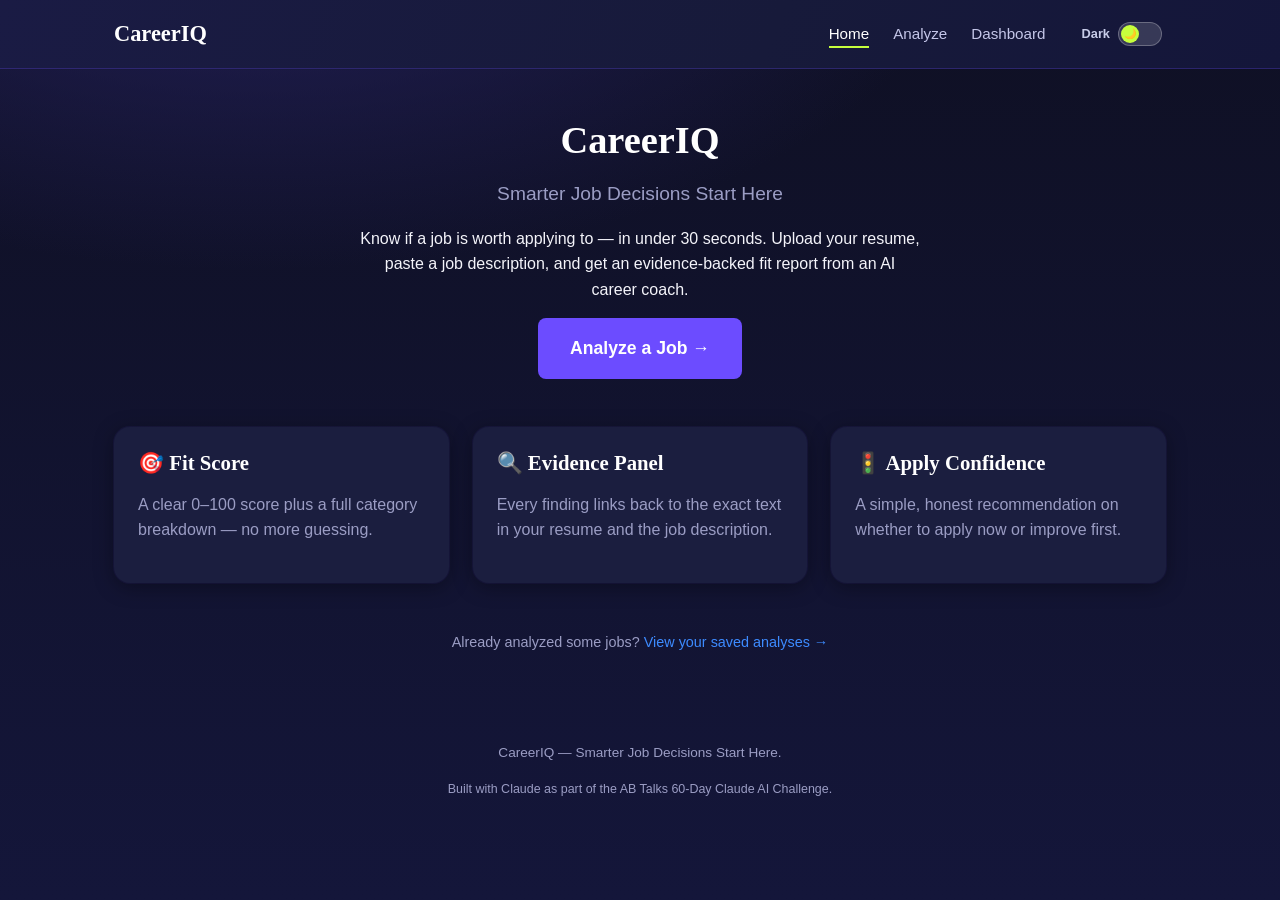
<file: index.html>
<!DOCTYPE html>
<html lang="en">
<head>
  <meta charset="UTF-8" />
  <meta name="viewport" content="width=device-width, initial-scale=1.0" />
  <meta name="description" content="CareerIQ analyzes your resume against a job description and tells you if it's worth applying — in under 30 seconds, with AI-powered evidence-backed insights." />
  <meta name="theme-color" content="#0B0E2E" />
  <link rel="icon" type="image/svg+xml" href="assets/icons/favicon.svg" />

  <meta property="og:type" content="website" />
  <meta property="og:title" content="CareerIQ — Smarter Job Decisions Start Here" />
  <meta property="og:description" content="Know if a job is worth applying to — in under 30 seconds. AI-powered resume-vs-job-description fit analysis with evidence-backed insights." />
  <meta property="og:url" content="https://ananyasingla529-bit.github.io/CareerIQ/" />
  <meta property="og:site_name" content="CareerIQ" />

  <meta name="twitter:card" content="summary" />
  <meta name="twitter:title" content="CareerIQ — Smarter Job Decisions Start Here" />
  <meta name="twitter:description" content="Know if a job is worth applying to — in under 30 seconds. AI-powered resume-vs-job-description fit analysis." />

  <title>CareerIQ — Smarter Job Decisions Start Here</title>
  <link rel="stylesheet" href="css/styles.css" />
</head>
<body>

  <!-- Header/footer are injected automatically by js/app.js -->

  <main>
    <section class="section">
      <div class="container text-center">
        <h1>CareerIQ</h1>
        <p class="text-muted" style="font-size: 1.2rem;">Smarter Job Decisions Start Here</p>
        <p style="max-width: 560px; margin: var(--space-3) auto;">
          Know if a job is worth applying to — in under 30 seconds. Upload your resume,
          paste a job description, and get an evidence-backed fit report from an AI career coach.
        </p>
        <a href="analyze.html" class="btn btn-primary" style="font-size: 1.1rem; padding: var(--space-3) var(--space-5);">
          Analyze a Job &rarr;
        </a>
      </div>
    </section>

    <section class="section" style="padding-top: 0;">
      <div class="container">
        <div style="display: grid; grid-template-columns: repeat(auto-fit, minmax(220px, 1fr)); gap: var(--space-4);">
          <div class="card">
            <h3><span aria-hidden="true">🎯</span> Fit Score</h3>
            <p class="text-muted">A clear 0–100 score plus a full category breakdown — no more guessing.</p>
          </div>
          <div class="card">
            <h3><span aria-hidden="true">🔍</span> Evidence Panel</h3>
            <p class="text-muted">Every finding links back to the exact text in your resume and the job description.</p>
          </div>
          <div class="card">
            <h3><span aria-hidden="true">🚦</span> Apply Confidence</h3>
            <p class="text-muted">A simple, honest recommendation on whether to apply now or improve first.</p>
          </div>
        </div>
      </div>
    </section>

    <section class="section" style="padding-top: 0;">
      <div class="container text-center">
        <p class="text-muted" style="font-size: 0.9rem;">
          Already analyzed some jobs? <a href="dashboard.html">View your saved analyses &rarr;</a>
        </p>
      </div>
    </section>
  </main>

  <script src="js/app.js"></script>
</body>
</html>
</file>
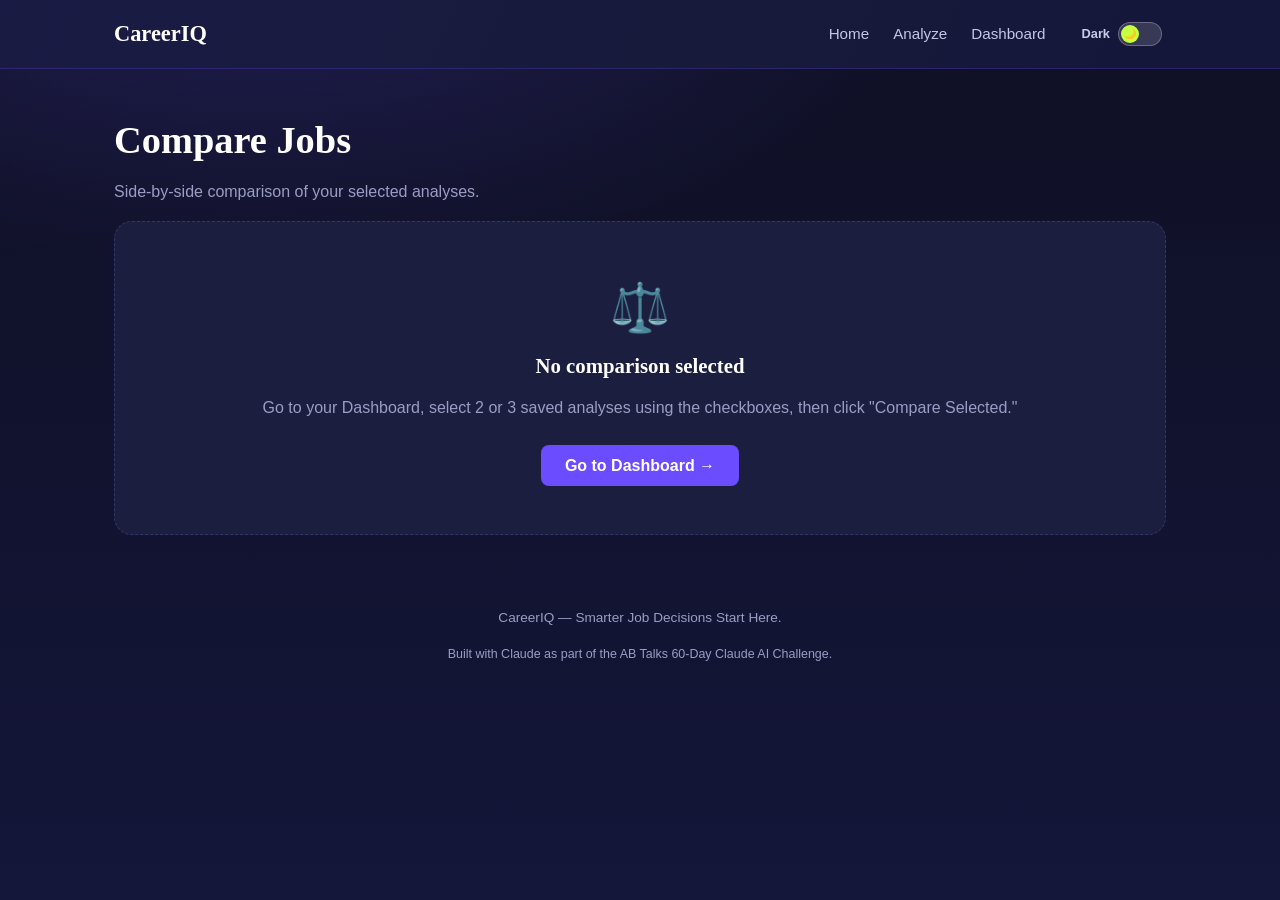
<file: compare.html>
<!DOCTYPE html>
<html lang="en">
<head>
  <meta charset="UTF-8" />
  <meta name="viewport" content="width=device-width, initial-scale=1.0" />
  <meta name="description" content="Compare 2-3 saved job analyses side by side to decide which opportunity is the best fit." />
  <meta name="theme-color" content="#0B0E2E" />
  <link rel="icon" type="image/svg+xml" href="assets/icons/favicon.svg" />
  <meta property="og:title" content="Compare Jobs — CareerIQ" />
  <meta property="og:type" content="website" />
  <title>Compare Jobs — CareerIQ</title>
  <link rel="stylesheet" href="css/styles.css" />
</head>
<body>

  <main>
    <section class="section">
      <div class="container">
        <h1>Compare Jobs</h1>
        <p class="text-muted">Side-by-side comparison of your selected analyses.</p>

        <div id="compareContainer"></div>

        <div id="compareEmptyState" class="empty-state hidden">
          <div class="empty-state-icon">⚖️</div>
          <h3>No comparison selected</h3>
          <p class="text-muted">Go to your Dashboard, select 2 or 3 saved analyses using the checkboxes, then click "Compare Selected."</p>
          <a href="dashboard.html" class="btn btn-primary mt-2">Go to Dashboard &rarr;</a>
        </div>
      </div>
    </section>
  </main>

  <script src="js/app.js"></script>
  <script src="js/storage.js"></script>
  <script src="js/compare.js"></script>
</body>
</html>
</file>
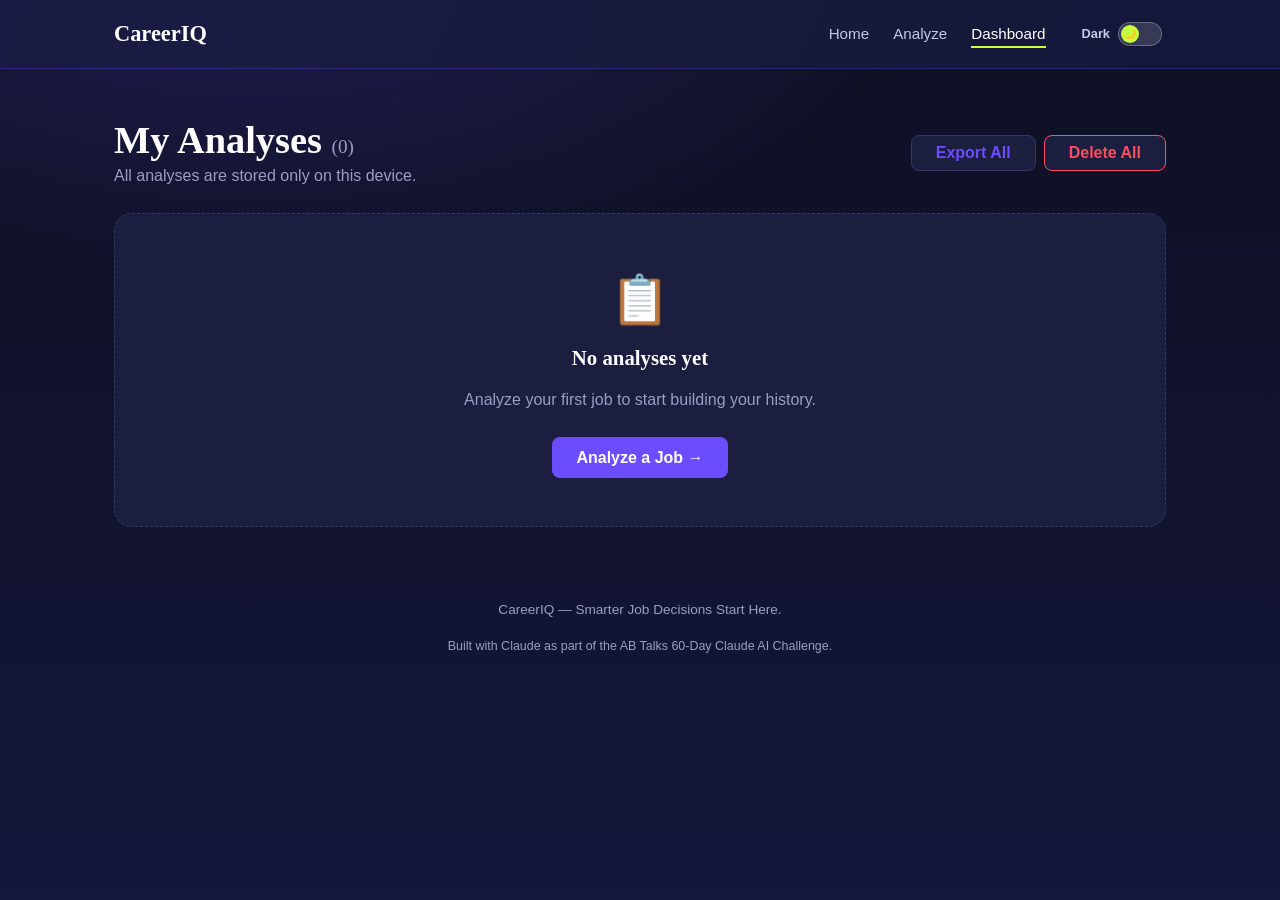
<file: dashboard.html>
<!DOCTYPE html>
<html lang="en">
<head>
  <meta charset="UTF-8" />
  <meta name="viewport" content="width=device-width, initial-scale=1.0" />
  <meta name="description" content="View and manage all of your saved job fit analyses in one place with CareerIQ." />
  <meta name="theme-color" content="#0B0E2E" />
  <link rel="icon" type="image/svg+xml" href="assets/icons/favicon.svg" />
  <meta property="og:title" content="My Analyses — CareerIQ" />
  <meta property="og:type" content="website" />
  <title>My Analyses — CareerIQ</title>
  <link rel="stylesheet" href="css/styles.css" />
</head>
<body>

  <main>
    <section class="section">
      <div class="container">
        <div class="dashboard-header">
          <div>
            <h1 style="margin-bottom: 0;">My Analyses <span id="analysisCount" class="text-muted" style="font-size: 1.2rem; font-weight: 400;"></span></h1>
            <p class="text-muted" style="margin: 0;">All analyses are stored only on this device.</p>
          </div>
          <div class="dashboard-actions">
            <button type="button" id="exportAllBtn" class="btn btn-secondary">Export All</button>
            <button type="button" id="deleteAllBtn" class="btn btn-danger">Delete All</button>
          </div>
        </div>

        <div id="dashboardGrid" class="dashboard-grid"></div>

        <div id="emptyState" class="empty-state hidden">
          <div class="empty-state-icon">📋</div>
          <h3>No analyses yet</h3>
          <p class="text-muted">Analyze your first job to start building your history.</p>
          <a href="analyze.html" class="btn btn-primary mt-2">Analyze a Job &rarr;</a>
        </div>
      </div>
    </section>
  </main>

  <script src="js/app.js"></script>
  <script src="js/storage.js"></script>
  <script src="js/report.js"></script>
  <script src="js/dashboard.js"></script>
</body>
</html>
</file>
<file: css/styles.css>
/* =========================================================
   CareerIQ — Global Design System
   Single source of visual truth for all pages.
   ========================================================= */

/* ---------- 1. Design Tokens (CSS Variables) ---------- */
:root {
  /* Brand palette */
  --color-navy: #6C4CFF;          /* Electric Indigo — primary buttons, focus */
  --color-navy-light: #8B70FF;    /* Brighter Electric Indigo — hover */
  --color-navy-dark: #4B2FE0;     /* Dark Indigo — pressed */
  --color-cyan: #C6FF3D;          /* Neon Lime — accent, used sparingly */
  --color-electric-blue: #3D8BFF; /* Links */
  --color-electric-cyan: #4DE8FF; /* Link hover */
  --color-gold: #FFC94D;          /* Amber — average score / warning */
  --color-coral: #FF4D5E;         /* Crimson Red — poor score / error */
  --color-orange: #FFC94D;

  /* Score / tier colors */
  --tier-green: #C6FF3D;          /* Excellent 85-100 = Neon Lime */
  --tier-yellow: #22C55E;         /* Good 70-84 = Emerald Green (kept distinct from lime) */
  --tier-orange: #FFC94D;         /* Average 50-69 = Amber */
  --tier-red: #FF4D5E;            /* Poor <50 = Crimson Red */

  /* Backgrounds & surfaces (dark theme) */
  --color-bg: #0F1024;            /* Deep Indigo page base */
  --color-bg-alt: #171A3A;        /* Midnight Navy — secondary surface */
  --color-surface: #1B1E3F;       /* Dark Slate — cards/panels */
  --color-surface-2: #232752;     /* Charcoal Indigo — inputs, nested surfaces */
  --color-white: #FFFFFF;         /* Headings */
  --color-border: #33366B;        /* Slate Gray */
  --color-text: #F4F4FA;          /* Body text (Soft Gray/White) */
  --color-text-muted: #9B9DC4;    /* Cool Gray — muted text */
  --color-glow-indigo: rgba(108, 76, 255, 0.35);
  --color-glow-lime: rgba(198, 255, 61, 0.3);

  /* Typography */
  --font-heading: Georgia, 'Cambria', serif;
  --font-body: -apple-system, 'Segoe UI', Roboto, Helvetica, Arial, sans-serif;

  /* Spacing scale */
  --space-1: 4px;
  --space-2: 8px;
  --space-3: 16px;
  --space-4: 24px;
  --space-5: 32px;
  --space-6: 48px;

  /* Radii & shadows */
  --radius-sm: 8px;
  --radius-md: 16px;
  --radius-lg: 18px;
  --shadow-card: 0 4px 20px rgba(0, 0, 0, 0.35), 0 0 0 1px rgba(108, 76, 255, 0.08);
  --shadow-card-hover: 0 8px 30px rgba(0, 0, 0, 0.45), 0 0 24px var(--color-glow-indigo);

  /* Motion */
  --transition-fast: 220ms ease;

  /* Composed gradients (theme-aware) */
  --gradient-body: radial-gradient(ellipse 1200px 600px at 20% -10%, #23205A 0%, transparent 60%),
                   linear-gradient(180deg, #0F1024 0%, #14163A 100%);
  --gradient-header: linear-gradient(115deg, #1A1B44 0%, #171A3A 60%, #14163A 100%);
  --header-border: rgba(108, 76, 255, 0.25);

  /* Text colors used ON TOP OF tinted badge/alert backgrounds — must be
     readable against BOTH the tint color and swap per theme, since a
     bright pastel readable on a dark card becomes invisible on a pale
     tinted card in light mode (and vice versa). */
  --text-on-warning-tint: #FFD966;
  --text-on-orange-tint: #FFB366;
  --text-on-danger-tint: #FF8A8A;
  --text-on-info-tint: #D4FF7A;

  /* Heading color — separate from --color-white so headings can be
     theme-aware (white on dark, navy on light) while --color-white
     itself stays "true white" for other uses like button text. */
  --color-heading: #FFFFFF;

  /* Text for content sitting directly on a --tier-green background
     (e.g. the "Best Fit" badge). In dark mode tier-green is bright neon
     lime, so it needs dark text; in light mode it's a medium green, so
     white text works fine. */
  --text-on-tier-green: #0B0E2E;
}

/* =========================================================
   LIGHT THEME — restores the original Day 2 palette
   Activated via [data-theme="light"] on <html>
   ========================================================= */
[data-theme="light"] {
  /* Brand palette (original CareerIQ identity) */
  --color-navy: #1E2761;
  --color-navy-light: #2A3578;
  --color-navy-dark: #141A46;
  --color-cyan: #3FD0C9;
  --color-electric-blue: #1E2761;
  --color-electric-cyan: #2AAFA8;
  --color-gold: #F5C242;
  --color-coral: #E8544E;
  --color-orange: #F9A03F;

  /* Score / tier colors (same thresholds, original hues) */
  --tier-green: #2FBF71;
  --tier-yellow: #F5C242;
  --tier-orange: #F9A03F;
  --tier-red: #E8544E;

  /* Backgrounds & surfaces (light) */
  --color-bg: #F7F8FC;
  --color-bg-alt: #EFF1F8;
  --color-surface: #FFFFFF;
  --color-surface-2: #FFFFFF;
  --color-white: #FFFFFF;
  --color-border: #E1E4EE;
  --color-text: #1A1D2E;
  --color-text-muted: #524C6B;
  --color-glow-indigo: rgba(30, 39, 97, 0.12);
  --color-glow-lime: rgba(63, 208, 201, 0.25);

  --shadow-card: 0 2px 10px rgba(30, 39, 97, 0.08);
  --shadow-card-hover: 0 6px 20px rgba(30, 39, 97, 0.14);

  --gradient-body: var(--color-bg);
  --gradient-header: var(--color-navy);
  --header-border: transparent;

  /* Dark, saturated variants readable against pale tinted badge/alert
     backgrounds in light mode (the dark-theme bright pastels above would
     be nearly invisible here). */
  --text-on-warning-tint: #8A6D00;
  --text-on-orange-tint: #A65E00;
  --text-on-danger-tint: #A32E29;
  --text-on-info-tint: #1F7A4D;

  --color-heading: #1E2761;
  --text-on-tier-green: #FFFFFF;
}

/* ---------- 2. Reset & Base ---------- */
* {
  box-sizing: border-box;
}

html, body {
  margin: 0;
  padding: 0;
}

body {
  font-family: var(--font-body);
  background: var(--gradient-body);
  background-attachment: fixed;
  color: var(--color-text);
  line-height: 1.6;
  -webkit-font-smoothing: antialiased;
  transition: background 300ms ease, color 300ms ease;
}

h1, h2, h3, h4 {
  font-family: var(--font-heading);
  color: var(--color-heading);
  margin: 0 0 var(--space-3) 0;
  line-height: 1.2;
}

h1 { font-size: 2.4rem; }
h2 { font-size: 1.8rem; }
h3 { font-size: 1.3rem; }

p { margin: 0 0 var(--space-3) 0; }

a {
  color: var(--color-electric-blue);
  text-decoration: none;
  transition: color var(--transition-fast);
}

a:hover {
  color: var(--color-electric-cyan);
}

textarea, input {
  font-family: var(--font-body);
  font-size: 1rem;
}

/* ---------- 3. Layout Helpers ---------- */
.container {
  max-width: 1100px;
  margin: 0 auto;
  padding: 0 var(--space-4);
}

.section {
  padding: var(--space-6) 0;
}

/* ---------- 4. Navigation ---------- */
.site-header {
  background: var(--gradient-header);
  border-bottom: 1px solid var(--header-border);
  padding: var(--space-3) 0;
  transition: background 300ms ease;
}

.site-header .container {
  display: flex;
  align-items: center;
  justify-content: space-between;
}

.site-logo {
  color: var(--color-white);
  font-family: var(--font-heading);
  font-size: 1.4rem;
  font-weight: bold;
  text-decoration: none;
}

.site-nav {
  display: flex;
  gap: var(--space-4);
  list-style: none;
  margin: 0;
  padding: 0;
}

.site-nav a {
  color: #C4C6E8;
  font-size: 0.95rem;
  font-weight: 500;
  padding-bottom: 4px;
  border-bottom: 2px solid transparent;
  transition: color var(--transition-fast), border-color var(--transition-fast);
}

.site-nav a:hover {
  color: var(--color-white);
}

.site-nav a.active {
  color: var(--color-white);
  border-bottom: 2px solid var(--color-cyan);
}

/* Right-side header group: nav links + theme toggle + mobile hamburger */
.site-header-right {
  display: flex;
  align-items: center;
  gap: var(--space-4);
}

/* Mobile nav toggle (hidden by default, shown under 640px) */
.nav-toggle {
  display: none;
  background: none;
  border: none;
  color: var(--color-white);
  font-size: 1.5rem;
  cursor: pointer;
}

@media (max-width: 640px) {
  .nav-toggle { display: block; }

  .site-header-right {
    gap: var(--space-2);
  }

  .site-nav {
    display: none;
    flex-direction: column;
    gap: var(--space-2);
    position: absolute;
    top: 60px;
    right: var(--space-3);
    background: var(--color-navy-light);
    padding: var(--space-3);
    border-radius: var(--radius-sm);
    z-index: 150;
  }

  .site-nav.open { display: flex; }
}

/* ---------- 5. Buttons ---------- */
.btn {
  display: inline-block;
  font-size: 1rem;
  font-weight: 600;
  padding: var(--space-2) var(--space-4);
  border-radius: var(--radius-sm);
  border: none;
  cursor: pointer;
  transition: transform var(--transition-fast), box-shadow var(--transition-fast), opacity var(--transition-fast);
}

.btn:disabled {
  opacity: 0.5;
  cursor: not-allowed;
}

.btn-primary {
  background: var(--color-navy);
  color: var(--color-white);
}

.btn-primary:hover:not(:disabled) {
  box-shadow: var(--shadow-card-hover);
  transform: translateY(-1px);
}

.btn-secondary {
  background: var(--color-surface);
  color: var(--color-navy);
  border: 1px solid var(--color-border);
}

.btn-secondary:hover:not(:disabled) {
  border-color: var(--color-navy);
}

.btn-danger {
  background: var(--color-surface);
  color: var(--tier-red);
  border: 1px solid var(--tier-red);
}

.btn-link {
  background: none;
  border: none;
  color: var(--color-navy);
  text-decoration: underline;
  cursor: pointer;
  font-size: 0.9rem;
  padding: 0;
}

/* ---------- 6. Cards ---------- */
.card {
  background: var(--color-surface);
  border-radius: var(--radius-md);
  box-shadow: var(--shadow-card);
  padding: var(--space-4);
}

.card-flat {
  background: var(--color-bg-alt);
  border-radius: var(--radius-md);
  padding: var(--space-4);
}

/* ---------- 7. Badges (score tiers & mode indicators) ---------- */
.badge {
  display: inline-flex;
  align-items: center;
  gap: var(--space-1);
  font-size: 0.8rem;
  font-weight: 700;
  padding: var(--space-1) var(--space-3);
  border-radius: 999px;
}

.badge-success { background: rgba(34, 197, 94, 0.15); color: var(--tier-green); }
.badge-warning { background: rgba(250, 204, 21, 0.18); color: var(--text-on-warning-tint); }
.badge-orange  { background: rgba(251, 146, 60, 0.18); color: var(--text-on-orange-tint); }
.badge-danger  { background: rgba(239, 68, 68, 0.15); color: var(--tier-red); }
.badge-neutral { background: var(--color-bg-alt); color: var(--color-text-muted); }

/* ---------- 8. Forms ---------- */
textarea, input[type="text"] {
  width: 100%;
  padding: var(--space-3);
  border: 1px solid var(--color-border);
  border-radius: var(--radius-sm);
  background: var(--color-surface-2);
  color: var(--color-text);
  resize: vertical;
  transition: border-color var(--transition-fast), box-shadow var(--transition-fast);
}

textarea::placeholder, input[type="text"]::placeholder {
  color: #6B6E9C;
}

textarea:focus, input[type="text"]:focus {
  outline: none;
  border-color: var(--color-navy);
  box-shadow: 0 0 0 3px var(--color-glow-lime);
}

/* ---------- 9. Footer ---------- */
.site-footer {
  padding: var(--space-4) 0;
  text-align: center;
  color: var(--color-text-muted);
  font-size: 0.85rem;
}

/* ---------- 10. Utility Classes ---------- */
.text-center { text-align: center; }
.text-muted { color: var(--color-text-muted); }
.mt-1 { margin-top: var(--space-1); }
.mt-2 { margin-top: var(--space-2); }
.mt-3 { margin-top: var(--space-3); }
.mt-4 { margin-top: var(--space-4); }
.hidden { display: none !important; }

/* =========================================================
   Day 4 additions — Resume upload, review, and JD input
   ========================================================= */

/* ---------- 11. Step Layout ---------- */
.step {
  margin-bottom: var(--space-5);
}

.step-label {
  display: inline-block;
  background: var(--color-navy);
  color: var(--color-white);
  font-size: 0.8rem;
  font-weight: 700;
  padding: 2px var(--space-2);
  border-radius: var(--radius-sm);
  margin-bottom: var(--space-2);
}

/* ---------- 12. PDF Upload Dropzone ---------- */
.dropzone {
  border: 2px dashed var(--color-navy);
  border-radius: var(--radius-md);
  background: var(--color-surface);
  padding: var(--space-5);
  text-align: center;
  cursor: pointer;
  transition: border-color var(--transition-fast), background var(--transition-fast), box-shadow var(--transition-fast);
}

.dropzone:hover,
.dropzone.dragover {
  border-color: var(--color-cyan);
  background: rgba(198, 255, 61, 0.06);
}

.dropzone-icon {
  font-size: 2rem;
  margin-bottom: var(--space-2);
}

.dropzone-text {
  font-weight: 600;
  margin-bottom: var(--space-1);
}

.dropzone input[type="file"] {
  display: none;
}

/* ---------- 13. Resume Review State ---------- */
.resume-status {
  display: flex;
  align-items: center;
  gap: var(--space-2);
  margin-bottom: var(--space-2);
  font-size: 0.9rem;
  color: var(--tier-green);
  font-weight: 600;
}

.resume-status.error {
  color: var(--tier-red);
}

#resumeTextArea {
  min-height: 220px;
}

#jdTextArea {
  min-height: 180px;
}

.char-counter {
  text-align: right;
  font-size: 0.8rem;
  color: var(--color-text-muted);
  margin-top: var(--space-1);
}

.char-counter.valid {
  color: var(--tier-green);
}

/* ---------- 14. Alerts (parse errors, validation messages) ---------- */
.alert {
  padding: var(--space-3);
  border-radius: var(--radius-sm);
  font-size: 0.9rem;
  margin-bottom: var(--space-3);
}

.alert-error {
  background: rgba(239, 68, 68, 0.1);
  color: var(--text-on-danger-tint);
  border: 1px solid rgba(239, 68, 68, 0.3);
}

.alert-info {
  background: rgba(198, 255, 61, 0.1);
  color: var(--text-on-info-tint);
  border: 1px solid rgba(198, 255, 61, 0.3);
}

/* ---------- 15. Analyze Action Bar ---------- */
.analyze-bar {
  text-align: center;
  margin-top: var(--space-5);
}

.analyze-bar .btn-primary {
  font-size: 1.1rem;
  padding: var(--space-3) var(--space-5);
}

.analyze-hint {
  margin-top: var(--space-2);
  font-size: 0.85rem;
  color: var(--color-text-muted);
}

/* =========================================================
   Day 6 additions — Report UI, offline banner, footer note
   ========================================================= */

/* ---------- 16. Report Container ---------- */
.report {
  margin-top: var(--space-4);
}

.report-hero-row {
  display: flex;
  flex-wrap: wrap;
  gap: var(--space-4);
  align-items: center;
}

.report-hero-side {
  flex: 1;
  min-width: 240px;
  display: flex;
  flex-direction: column;
  gap: var(--space-3);
}

/* ---------- 17. Score Hero ---------- */
.score-hero {
  text-align: center;
  padding: var(--space-4) var(--space-5);
  border-radius: var(--radius-lg);
  min-width: 180px;
}

.score-hero-number {
  font-family: var(--font-heading);
  font-size: 3.2rem;
  font-weight: bold;
  line-height: 1;
}

.score-hero-label {
  font-size: 0.85rem;
  color: var(--color-text-muted);
  margin-top: var(--space-1);
}

.score-hero-success { background: rgba(34, 197, 94, 0.12); }
.score-hero-success .score-hero-number { color: var(--tier-green); }

.score-hero-warning { background: rgba(250, 204, 21, 0.15); }
.score-hero-warning .score-hero-number { color: var(--text-on-warning-tint); }

.score-hero-orange { background: rgba(251, 146, 60, 0.15); }
.score-hero-orange .score-hero-number { color: var(--text-on-orange-tint); }

.score-hero-danger { background: rgba(239, 68, 68, 0.12); }
.score-hero-danger .score-hero-number { color: var(--tier-red); }

/* ---------- 18. Apply Confidence Meter ---------- */
.confidence-meter {
  width: 100%;
}

.confidence-track {
  display: flex;
  gap: 4px;
  height: 10px;
  border-radius: 999px;
  overflow: hidden;
  margin-bottom: var(--space-2);
}

.confidence-segment {
  flex: 1;
  opacity: 0.25;
}

.confidence-segment.active {
  opacity: 1;
}

.confidence-danger { background: var(--tier-red); }
.confidence-orange { background: var(--tier-orange); }
.confidence-warning { background: var(--tier-yellow); }
.confidence-success { background: var(--tier-green); }

.confidence-readout {
  margin-top: var(--space-1);
}

/* ---------- 19. Next Action Card ---------- */
.next-action-card {
  background: var(--color-bg-alt);
  border-radius: var(--radius-sm);
  padding: var(--space-3);
}

.next-action-label {
  font-size: 1.1rem;
  font-weight: 700;
  color: var(--color-navy);
  margin-top: var(--space-1);
}

/* ---------- 20. Category Breakdown Chart (CSS bars, no chart lib needed) ---------- */
.category-chart {
  display: flex;
  flex-direction: column;
  gap: var(--space-2);
}

.category-row {
  display: grid;
  grid-template-columns: 140px 1fr 36px;
  align-items: center;
  gap: var(--space-2);
  font-size: 0.9rem;
}

.category-label {
  color: var(--color-text-muted);
}

.category-bar-track {
  background: var(--color-bg-alt);
  border-radius: 999px;
  height: 10px;
  overflow: hidden;
}

.category-bar-fill {
  height: 100%;
  border-radius: 999px;
  transition: width 400ms ease;
}

.category-bar-success { background: var(--tier-green); }
.category-bar-warning { background: var(--tier-yellow); }
.category-bar-orange  { background: var(--tier-orange); }
.category-bar-danger  { background: var(--tier-red); }

.category-value {
  font-weight: 700;
  text-align: right;
  color: var(--color-navy);
}

/* ---------- 21. Findings (Strengths / Gaps / Eligibility) ---------- */
.findings-grid {
  display: grid;
  grid-template-columns: 1fr 1fr;
  gap: var(--space-4);
}

@media (max-width: 640px) {
  .findings-grid { grid-template-columns: 1fr; }
  .category-row { grid-template-columns: 100px 1fr 32px; }
}

.finding-item {
  padding: var(--space-2) var(--space-3);
  border-radius: var(--radius-sm);
  margin-bottom: var(--space-2);
  font-size: 0.92rem;
}

.finding-strength {
  background: rgba(34, 197, 94, 0.08);
}

.finding-gap {
  background: rgba(250, 204, 21, 0.1);
}

.finding-blocker {
  background: rgba(239, 68, 68, 0.1);
}

.finding-point {
  display: flex;
  align-items: center;
  gap: var(--space-2);
  flex-wrap: wrap;
}

.finding-list {
  margin: 0;
  padding-left: var(--space-4);
}

.finding-list li {
  margin-bottom: var(--space-1);
}

/* ---------- 22. Evidence Panel ---------- */
.evidence-toggle {
  background: none;
  border: none;
  color: var(--color-navy);
  font-size: 0.8rem;
  text-decoration: underline;
  cursor: pointer;
  padding: var(--space-1) 0 0 0;
}

.evidence-panel {
  margin-top: var(--space-1);
  padding: var(--space-2);
  background: var(--color-surface);
  border-left: 3px solid var(--color-cyan);
  border-radius: 4px;
  font-size: 0.85rem;
}

.evidence-quote {
  font-style: italic;
  color: var(--color-text-muted);
  margin-bottom: var(--space-1);
}

.evidence-source {
  font-style: normal;
  font-weight: 600;
  color: var(--color-text);
  margin-right: 4px;
}

/* ---------- 23. Why Good Fit Card ---------- */
.why-good-fit-card {
  background: linear-gradient(135deg, rgba(198, 255, 61, 0.1), rgba(255, 201, 77, 0.1));
  border-radius: var(--radius-md);
  padding: var(--space-4);
}

/* ---------- 24. AI Reasoning Panel ---------- */
.reasoning-panel {
  border: 1px solid var(--color-border);
  border-radius: var(--radius-sm);
  padding: var(--space-3);
}

.reasoning-panel summary {
  cursor: pointer;
  font-weight: 600;
  color: var(--color-navy);
}

.reasoning-content {
  margin-top: var(--space-3);
}

.reasoning-item {
  margin-bottom: var(--space-3);
  padding-bottom: var(--space-3);
  border-bottom: 1px solid var(--color-border);
}

.reasoning-item:last-child {
  border-bottom: none;
  margin-bottom: 0;
  padding-bottom: 0;
}

.reasoning-conclusion {
  font-weight: 600;
  display: flex;
  align-items: center;
  gap: var(--space-2);
  flex-wrap: wrap;
  margin-bottom: var(--space-1);
}

.reasoning-explanation {
  font-size: 0.9rem;
}

/* ---------- 25. Offline / Reconnect Banner ---------- */
.reconnect-banner {
  background: rgba(198, 255, 61, 0.1);
  border: 1px solid rgba(198, 255, 61, 0.3);
  border-radius: var(--radius-sm);
  padding: var(--space-2) var(--space-3);
  font-size: 0.85rem;
  margin-bottom: var(--space-3);
  display: flex;
  justify-content: space-between;
  align-items: center;
  gap: var(--space-2);
  flex-wrap: wrap;
}

/* ---------- 26. Challenge Footer Note ---------- */
.challenge-footer-note {
  font-size: 0.78rem;
  color: var(--color-text-muted);
  margin-top: var(--space-1);
}

/* =========================================================
   Day 7 additions — Two-col inputs, dashboard cards, status pills
   ========================================================= */

/* ---------- 27. Two-Column Inputs (Company / Job Title) ---------- */
.two-col-inputs {
  display: grid;
  grid-template-columns: 1fr 1fr;
  gap: var(--space-3);
}

@media (max-width: 640px) {
  .two-col-inputs { grid-template-columns: 1fr; }
}

/* ---------- 28. Dashboard Page Header ---------- */
.dashboard-header {
  display: flex;
  justify-content: space-between;
  align-items: center;
  flex-wrap: wrap;
  gap: var(--space-2);
  margin-bottom: var(--space-4);
}

.dashboard-actions {
  display: flex;
  gap: var(--space-2);
}

/* ---------- 29. Dashboard Card Grid ---------- */
.dashboard-grid {
  display: grid;
  grid-template-columns: repeat(auto-fill, minmax(300px, 1fr));
  gap: var(--space-3);
}

.job-card {
  background: var(--color-surface);
  border-radius: var(--radius-md);
  box-shadow: var(--shadow-card);
  padding: var(--space-4);
  transition: box-shadow var(--transition-fast);
}

.job-card:hover {
  box-shadow: var(--shadow-card-hover);
}

.job-card-top {
  display: flex;
  justify-content: space-between;
  align-items: flex-start;
  gap: var(--space-2);
}

.job-card-company {
  font-family: var(--font-heading);
  font-weight: bold;
  font-size: 1.1rem;
  color: var(--color-navy);
}

.job-card-title {
  color: var(--color-text-muted);
  font-size: 0.9rem;
  margin-top: 2px;
}

.job-card-score {
  font-family: var(--font-heading);
  font-weight: bold;
  font-size: 1.6rem;
  text-align: center;
  min-width: 50px;
}

.job-card-date {
  font-size: 0.78rem;
  color: var(--color-text-muted);
  margin-top: var(--space-2);
}

.job-card-status-row {
  display: flex;
  justify-content: space-between;
  align-items: center;
  margin-top: var(--space-3);
  gap: var(--space-2);
  flex-wrap: wrap;
}

.status-select {
  font-size: 0.85rem;
  padding: 4px var(--space-2);
  border-radius: var(--radius-sm);
  border: 1px solid var(--color-border);
  background: var(--color-surface-2);
  color: var(--color-text);
  width: auto;
}

.status-select option {
  background: var(--color-surface-2);
  color: var(--color-text);
}

.job-card-actions {
  display: flex;
  gap: var(--space-2);
  margin-top: var(--space-3);
}

.job-card-actions .btn {
  font-size: 0.85rem;
  padding: 6px var(--space-3);
}

/* ---------- 30. Checkbox Selection for Comparison (used starting Day 9) ---------- */
.job-card-select {
  display: flex;
  align-items: center;
  gap: var(--space-2);
}

/* ---------- 31. Empty State ---------- */
.empty-state {
  text-align: center;
  padding: var(--space-6) var(--space-4);
  color: var(--color-text-muted);
}

.empty-state-icon {
  font-size: 3rem;
  margin-bottom: var(--space-2);
}

/* ---------- 32. Confirmation Modal ---------- */
.modal-backdrop {
  position: fixed;
  inset: 0;
  background: rgba(26, 21, 51, 0.5);
  display: flex;
  align-items: center;
  justify-content: center;
  z-index: 1000;
}

.modal-box {
  background: var(--color-surface);
  border-radius: var(--radius-md);
  padding: var(--space-4);
  max-width: 380px;
  width: 90%;
  text-align: center;
}

.modal-actions {
  display: flex;
  gap: var(--space-2);
  justify-content: center;
  margin-top: var(--space-3);
}

/* =========================================================
   Day 7 — Senior UI/UX Polish Pass
   ========================================================= */

/* ---------- 33. Accessibility: Focus States & Skip Link ---------- */
a:focus-visible,
button:focus-visible,
input:focus-visible,
textarea:focus-visible,
select:focus-visible,
[tabindex]:focus-visible {
  outline: 2px solid var(--color-cyan);
  outline-offset: 2px;
  border-radius: 4px;
}

.skip-link {
  position: absolute;
  left: -9999px;
  top: 0;
  background: var(--color-surface);
  color: var(--color-navy);
  padding: var(--space-2) var(--space-3);
  z-index: 2000;
  border-radius: 0 0 var(--radius-sm) 0;
  font-weight: 600;
}

.skip-link:focus {
  left: 0;
}

/* ---------- 34. Sticky Header with Scroll Depth ---------- */
.site-header {
  position: sticky;
  top: 0;
  z-index: 100;
  box-shadow: 0 1px 0 rgba(0, 0, 0, 0.06);
}

/* ---------- 35. Motion Refinements ---------- */
.btn {
  transition: transform 150ms ease, box-shadow 150ms ease, opacity 150ms ease, background-color 150ms ease;
}

.btn:active:not(:disabled) {
  transform: scale(0.97);
}

.job-card,
.card {
  transition: box-shadow 200ms ease, transform 200ms ease;
}

.job-card:hover {
  transform: translateY(-2px);
}

.report {
  animation: fadeInUp 420ms ease both;
}

@keyframes fadeInUp {
  from { opacity: 0; transform: translateY(8px); }
  to { opacity: 1; transform: translateY(0); }
}

@media (prefers-reduced-motion: reduce) {
  * {
    animation-duration: 0.001ms !important;
    transition-duration: 0.001ms !important;
  }
}

/* ---------- 36. Loading Spinner ---------- */
.spinner {
  display: inline-block;
  width: 20px;
  height: 20px;
  border: 3px solid rgba(75, 47, 224, 0.15);
  border-top-color: var(--color-navy);
  border-radius: 50%;
  animation: spin 700ms linear infinite;
  vertical-align: middle;
  margin-right: var(--space-2);
}

@keyframes spin {
  to { transform: rotate(360deg); }
}

.loading-row {
  display: flex;
  align-items: center;
  justify-content: center;
  gap: var(--space-2);
}

/* ---------- 37. Refined Dropzone Micro-interaction ---------- */
.dropzone {
  transition: border-color 200ms ease, background 200ms ease, transform 150ms ease;
}

.dropzone:active {
  transform: scale(0.995);
}

/* ---------- 38. Card Section Spacing Rhythm ---------- */
.report h3 {
  margin-bottom: var(--space-2);
}

.report > .badge {
  margin-bottom: var(--space-1);
}

/* ---------- 39. Modal Accessibility Polish ---------- */
.modal-box {
  animation: modalIn 200ms ease both;
}

@keyframes modalIn {
  from { opacity: 0; transform: scale(0.96); }
  to { opacity: 1; transform: scale(1); }
}

/* ---------- 40. Improved Empty State ---------- */
.empty-state {
  background: var(--color-surface);
  border-radius: var(--radius-lg);
  border: 1px dashed var(--color-border);
}

/* ---------- 41. Table-like Alignment Fix for Small Screens ---------- */
@media (max-width: 480px) {
  .score-hero { min-width: 140px; padding: var(--space-3) var(--space-4); }
  .score-hero-number { font-size: 2.4rem; }
  h1 { font-size: 1.9rem; }
  .container { padding: 0 var(--space-3); }
}

/* ---------- 42. Disabled Button Cursor Consistency ---------- */
.btn:disabled {
  cursor: not-allowed;
  transform: none !important;
}

/* ---------- 43. Visually-Hidden Utility (for screen-reader-only text) ---------- */
.visually-hidden {
  position: absolute;
  width: 1px;
  height: 1px;
  padding: 0;
  margin: -1px;
  overflow: hidden;
  clip: rect(0, 0, 0, 0);
  white-space: nowrap;
  border: 0;
}

/* =========================================================
   Day 8 additions — Comparison view + selection UI
   ========================================================= */

/* ---------- 44. Selection Checkbox on Job Cards ---------- */
.compare-checkbox {
  width: 18px;
  height: 18px;
  margin-top: 3px;
  cursor: pointer;
  accent-color: var(--color-navy);
  flex-shrink: 0;
}

.job-card-selected {
  outline: 2px solid var(--color-cyan);
  outline-offset: -1px;
}

/* ---------- 45. Sticky Compare-Selected Bar ---------- */
.compare-bar {
  position: fixed;
  bottom: -100px;
  left: 0;
  right: 0;
  background: var(--color-navy);
  padding: var(--space-3);
  z-index: 200;
  transition: bottom 250ms ease;
  box-shadow: 0 -2px 10px rgba(0, 0, 0, 0.15);
}

.compare-bar-visible {
  bottom: 0;
}

body.has-compare-bar {
  padding-bottom: 70px;
}

.compare-bar-inner {
  max-width: 1100px;
  margin: 0 auto;
  display: flex;
  align-items: center;
  justify-content: center;
  gap: var(--space-3);
  color: var(--color-white);
  flex-wrap: wrap;
}

.compare-bar-inner .btn-link {
  color: #DCC9FF;
}

@keyframes shake {
  0%, 100% { transform: translateX(0); }
  25% { transform: translateX(-4px); }
  75% { transform: translateX(4px); }
}

.compare-bar-shake {
  animation: shake 300ms ease;
}

/* ---------- 46. Comparison Table Layout ---------- */
.compare-scroll {
  display: flex;
  gap: var(--space-4);
  overflow-x: auto;
  padding-top: 20px;
  padding-right: var(--space-4);
  padding-bottom: var(--space-4);
  padding-left: 2px;
  scroll-snap-type: x proximity;
  justify-content: flex-start;
}

.compare-column {
  background: var(--color-surface);
  border-radius: var(--radius-md);
  box-shadow: var(--shadow-card);
  padding: var(--space-5);
  min-width: 340px;
  max-width: 440px;
  flex: 1 1 400px;
  scroll-snap-align: start;
  position: relative;
}

.compare-column-best {
  outline: 2px solid var(--tier-green);
}

.best-fit-badge {
  position: absolute;
  top: -14px;
  right: var(--space-3);
  background: var(--tier-green);
  color: var(--text-on-tier-green);
  font-size: 0.75rem;
  font-weight: 700;
  padding: 4px var(--space-2);
  border-radius: 999px;
  box-shadow: 0 2px 6px rgba(34, 197, 94, 0.4);
  white-space: nowrap;
}

.compare-column-header {
  text-align: center;
  padding-bottom: var(--space-2);
  border-bottom: 1px solid var(--color-border);
}

.compare-score {
  text-align: center;
  padding: var(--space-3);
  border-radius: var(--radius-md);
  width: fit-content;
}

.compare-row {
  display: flex;
  justify-content: space-between;
  align-items: center;
  padding: var(--space-1) 0;
  font-size: 0.95rem;
}

.compare-row-label {
  color: var(--color-text-muted);
}

@media (max-width: 640px) {
  .compare-column { min-width: 260px; }
}

/* =========================================================
   Theme Toggle Switch
   ========================================================= */
.theme-toggle {
  display: inline-flex;
  align-items: center;
  gap: var(--space-2);
  background: none;
  border: none;
  cursor: pointer;
  padding: 4px;
  margin-left: var(--space-2);
}

.theme-toggle-track {
  position: relative;
  width: 44px;
  height: 24px;
  background: rgba(255, 255, 255, 0.15);
  border: 1px solid rgba(255, 255, 255, 0.25);
  border-radius: 999px;
  transition: background 200ms ease;
}

[data-theme="light"] .theme-toggle-track {
  background: rgba(255, 255, 255, 0.2);
  border-color: rgba(255, 255, 255, 0.35);
}

.theme-toggle-thumb {
  position: absolute;
  top: 2px;
  left: 2px;
  width: 18px;
  height: 18px;
  background: var(--color-cyan);
  border-radius: 50%;
  transition: transform 220ms ease, background 220ms ease;
  display: flex;
  align-items: center;
  justify-content: center;
  font-size: 10px;
}

[data-theme="light"] .theme-toggle-thumb {
  transform: translateX(20px);
  background: #FFD866;
}

.theme-toggle-label {
  color: #C7CCE8;
  font-size: 0.8rem;
  font-weight: 600;
  white-space: nowrap;
}

[data-theme="light"] .theme-toggle-label {
  color: rgba(255, 255, 255, 0.85);
}

@media (max-width: 640px) {
  .theme-toggle-label { display: none; }
}

/* =========================================================
   Resume Rewrite Assistant
   ========================================================= */
.rewrite-section {
  border-top: 1px solid var(--color-border);
  padding-top: var(--space-4);
}

.rewrite-results {
  display: flex;
  flex-direction: column;
  gap: var(--space-3);
  margin-top: var(--space-3);
}

.rewrite-item {
  background: var(--color-bg-alt);
  border-left: 3px solid var(--color-cyan);
  border-radius: var(--radius-sm);
  padding: var(--space-3);
}

.rewrite-item-honest {
  border-left-color: var(--tier-orange);
}

.rewrite-skill {
  font-weight: 700;
  color: var(--color-heading);
  margin-bottom: var(--space-1);
  font-size: 0.92rem;
}

.rewrite-bullet {
  font-style: italic;
  margin-bottom: var(--space-1);
  line-height: 1.5;
}
</file>
